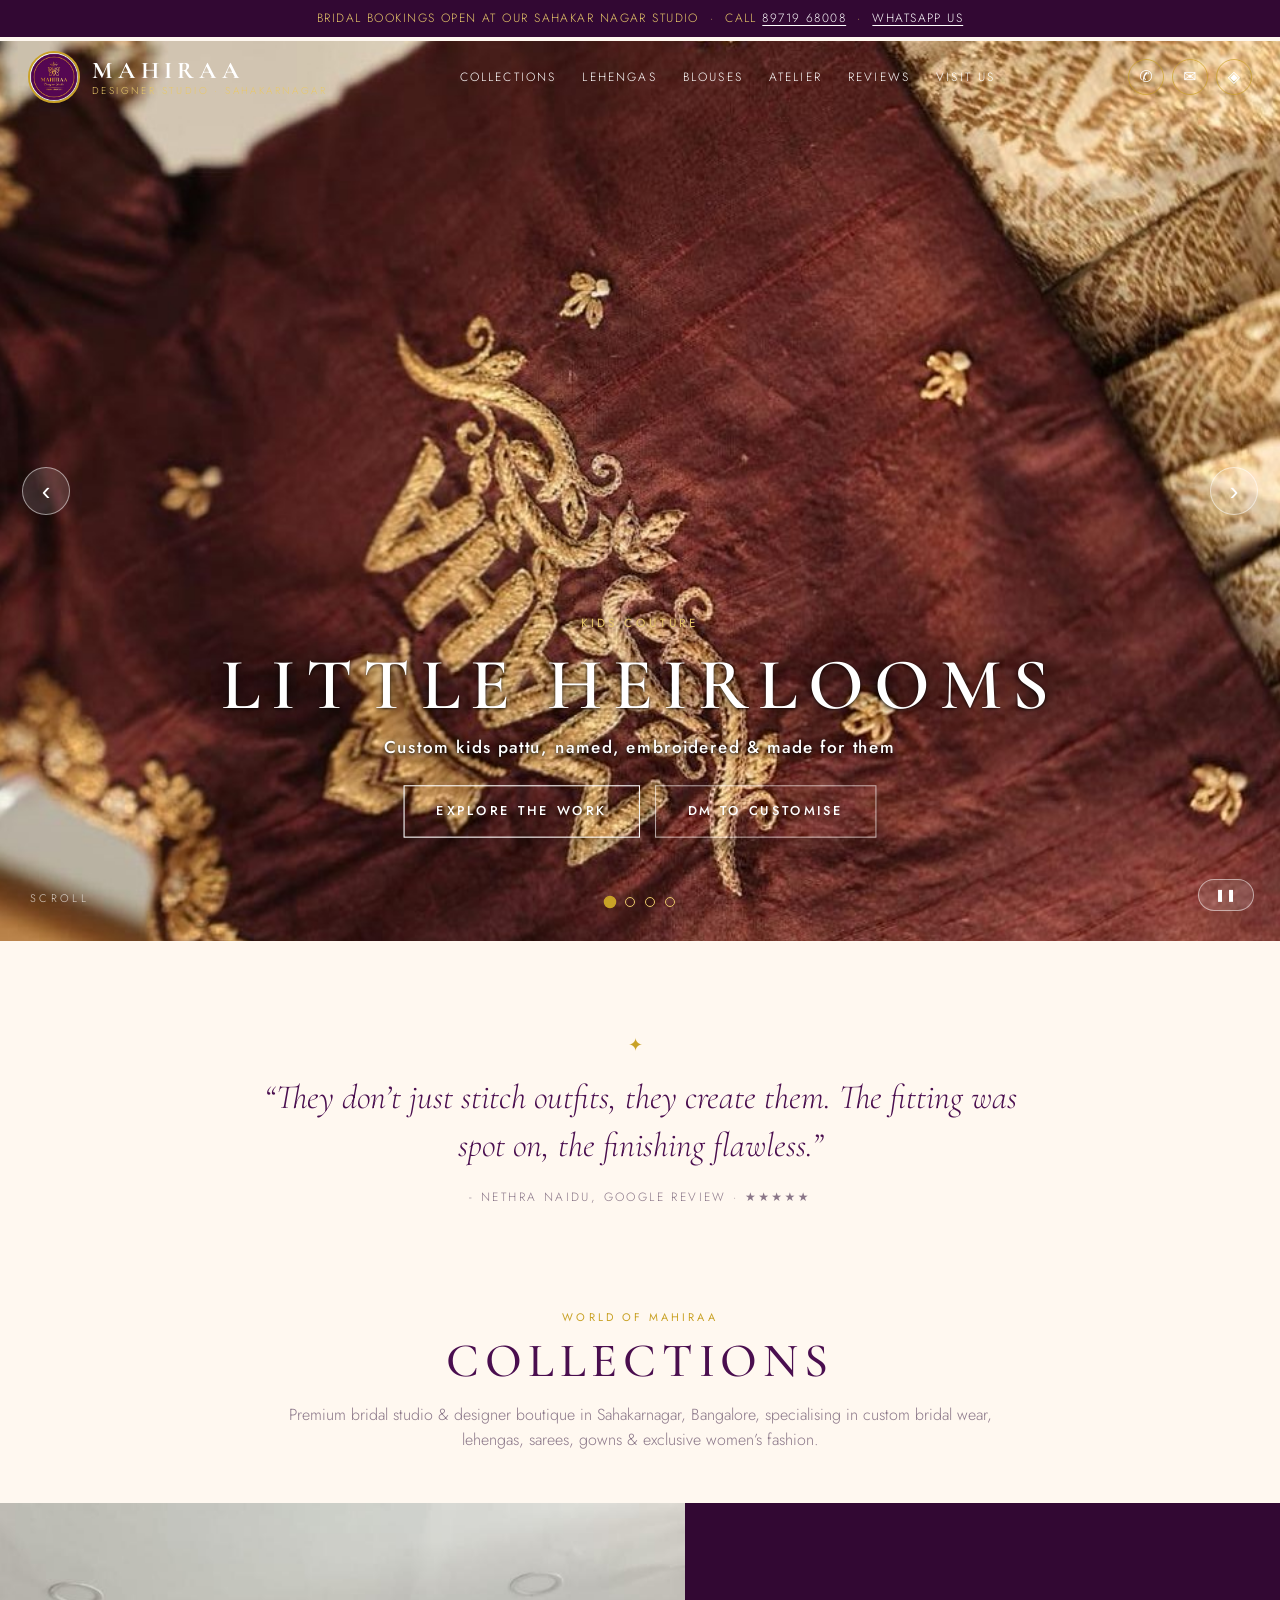
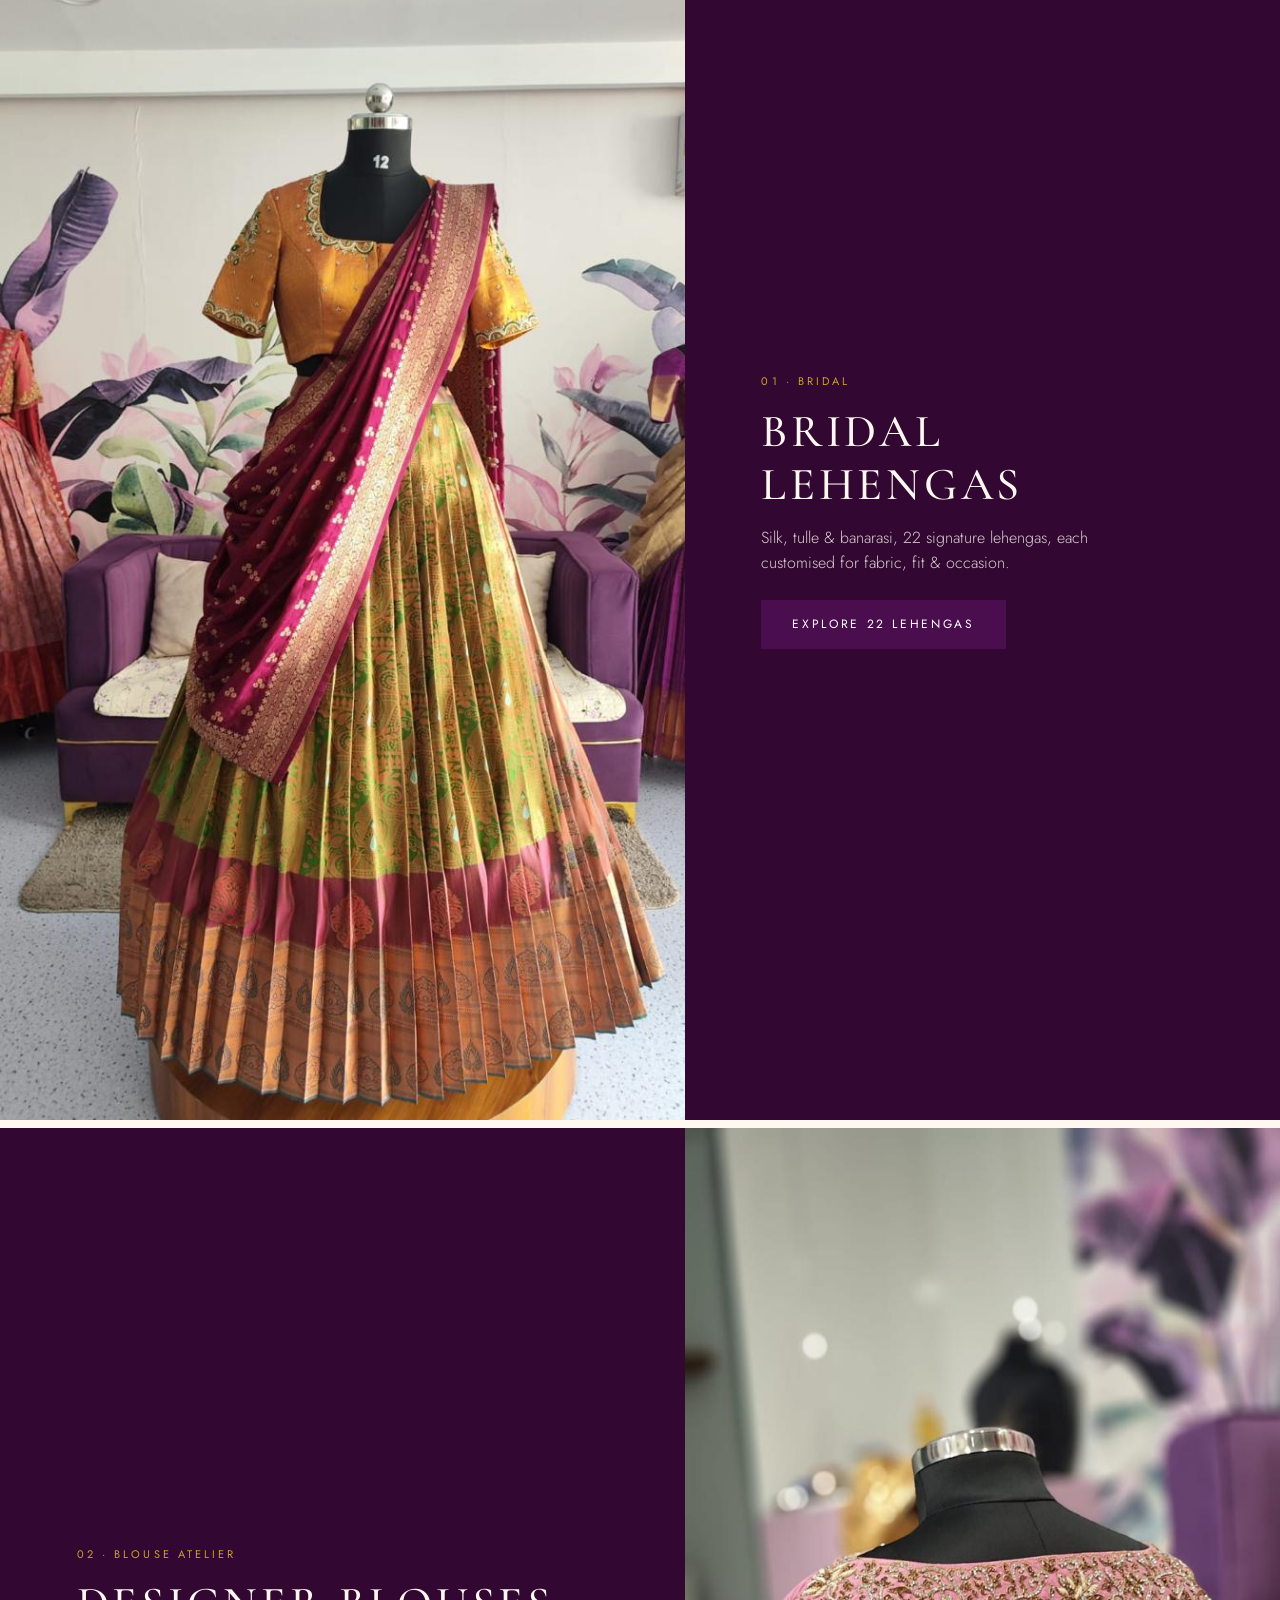
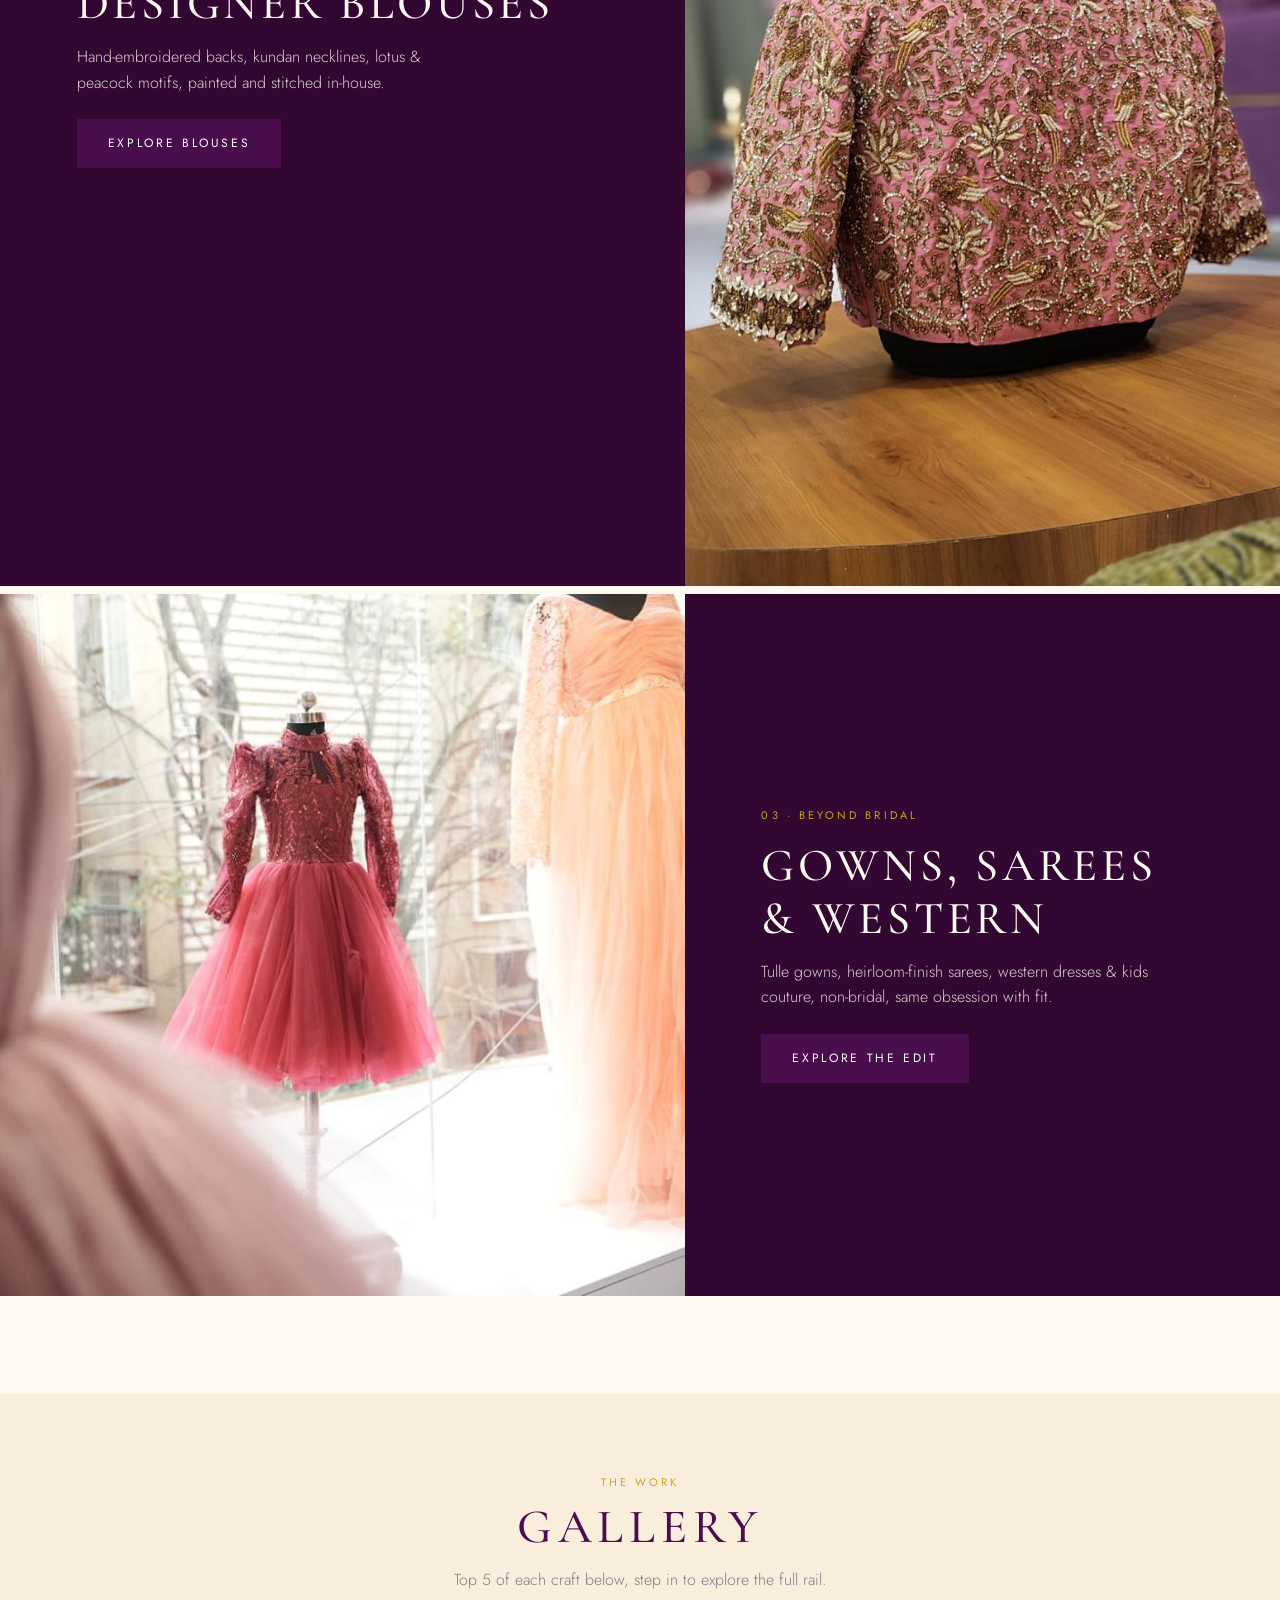
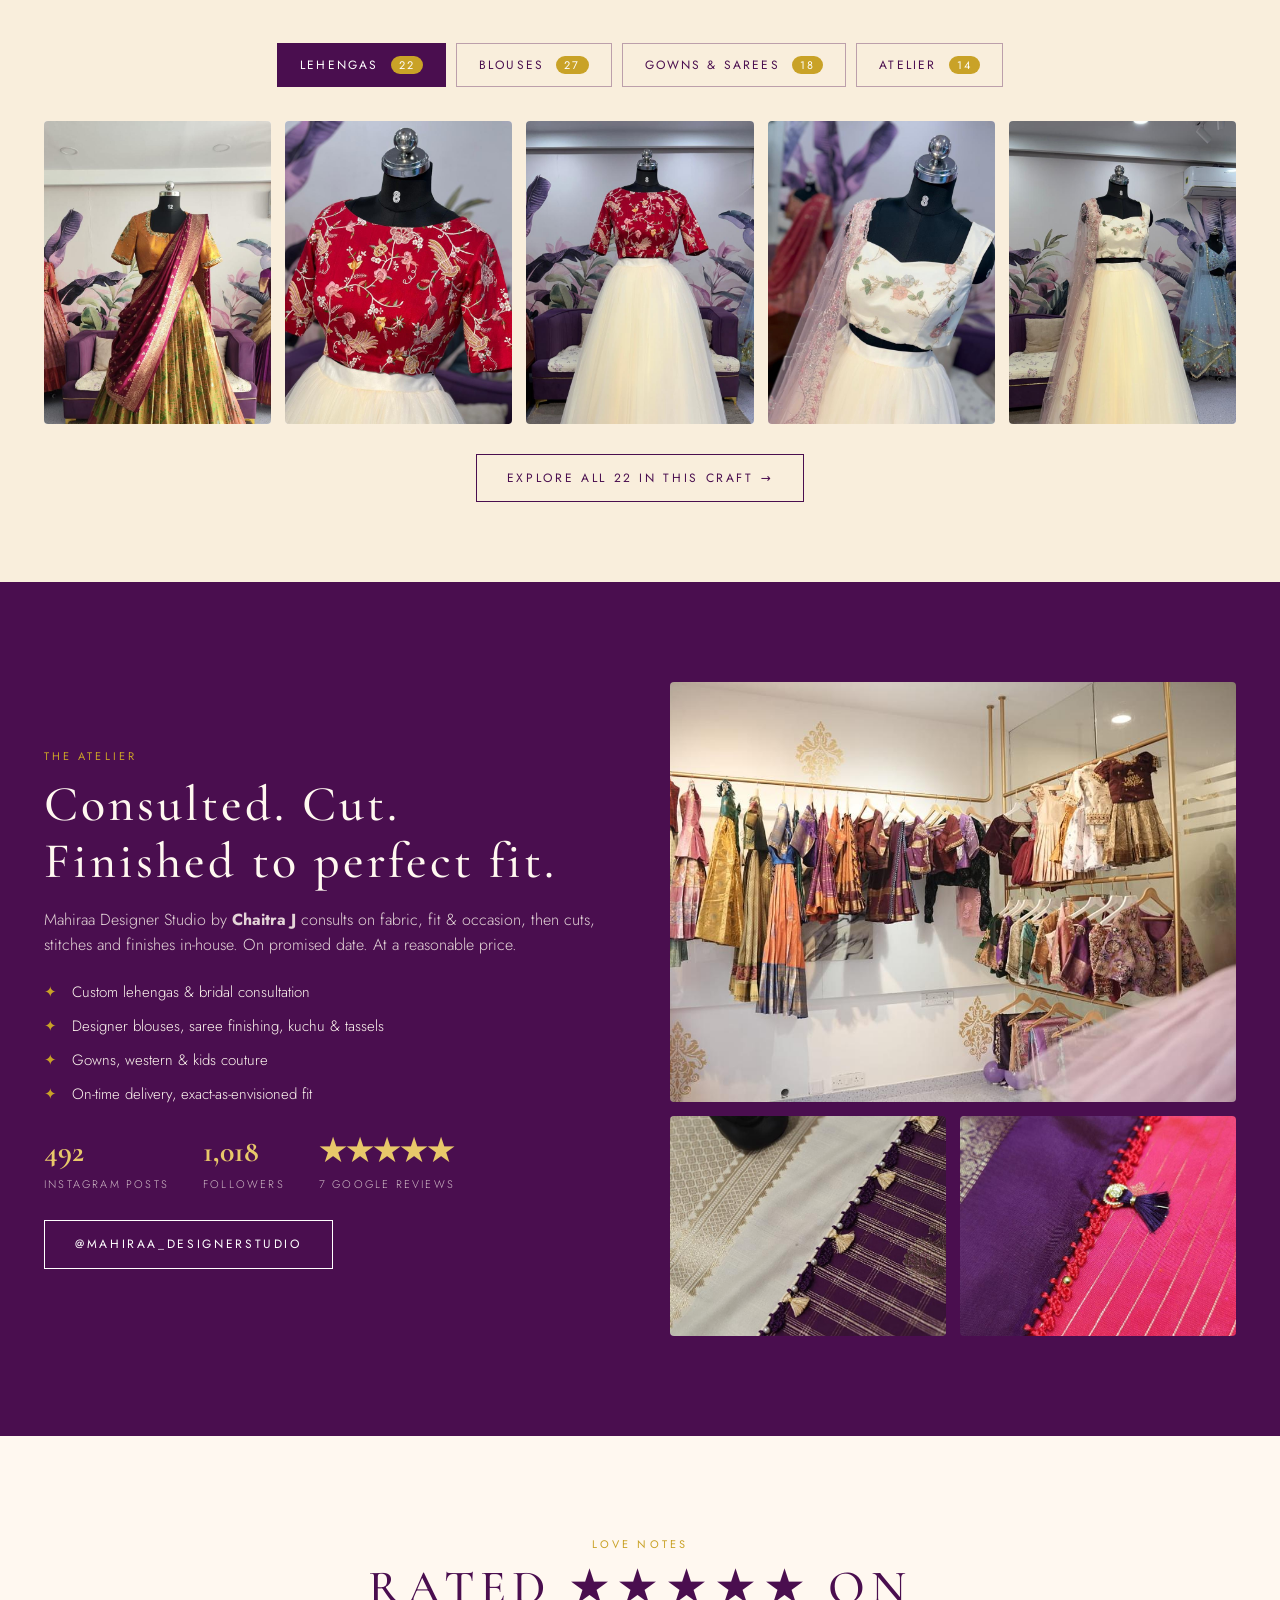
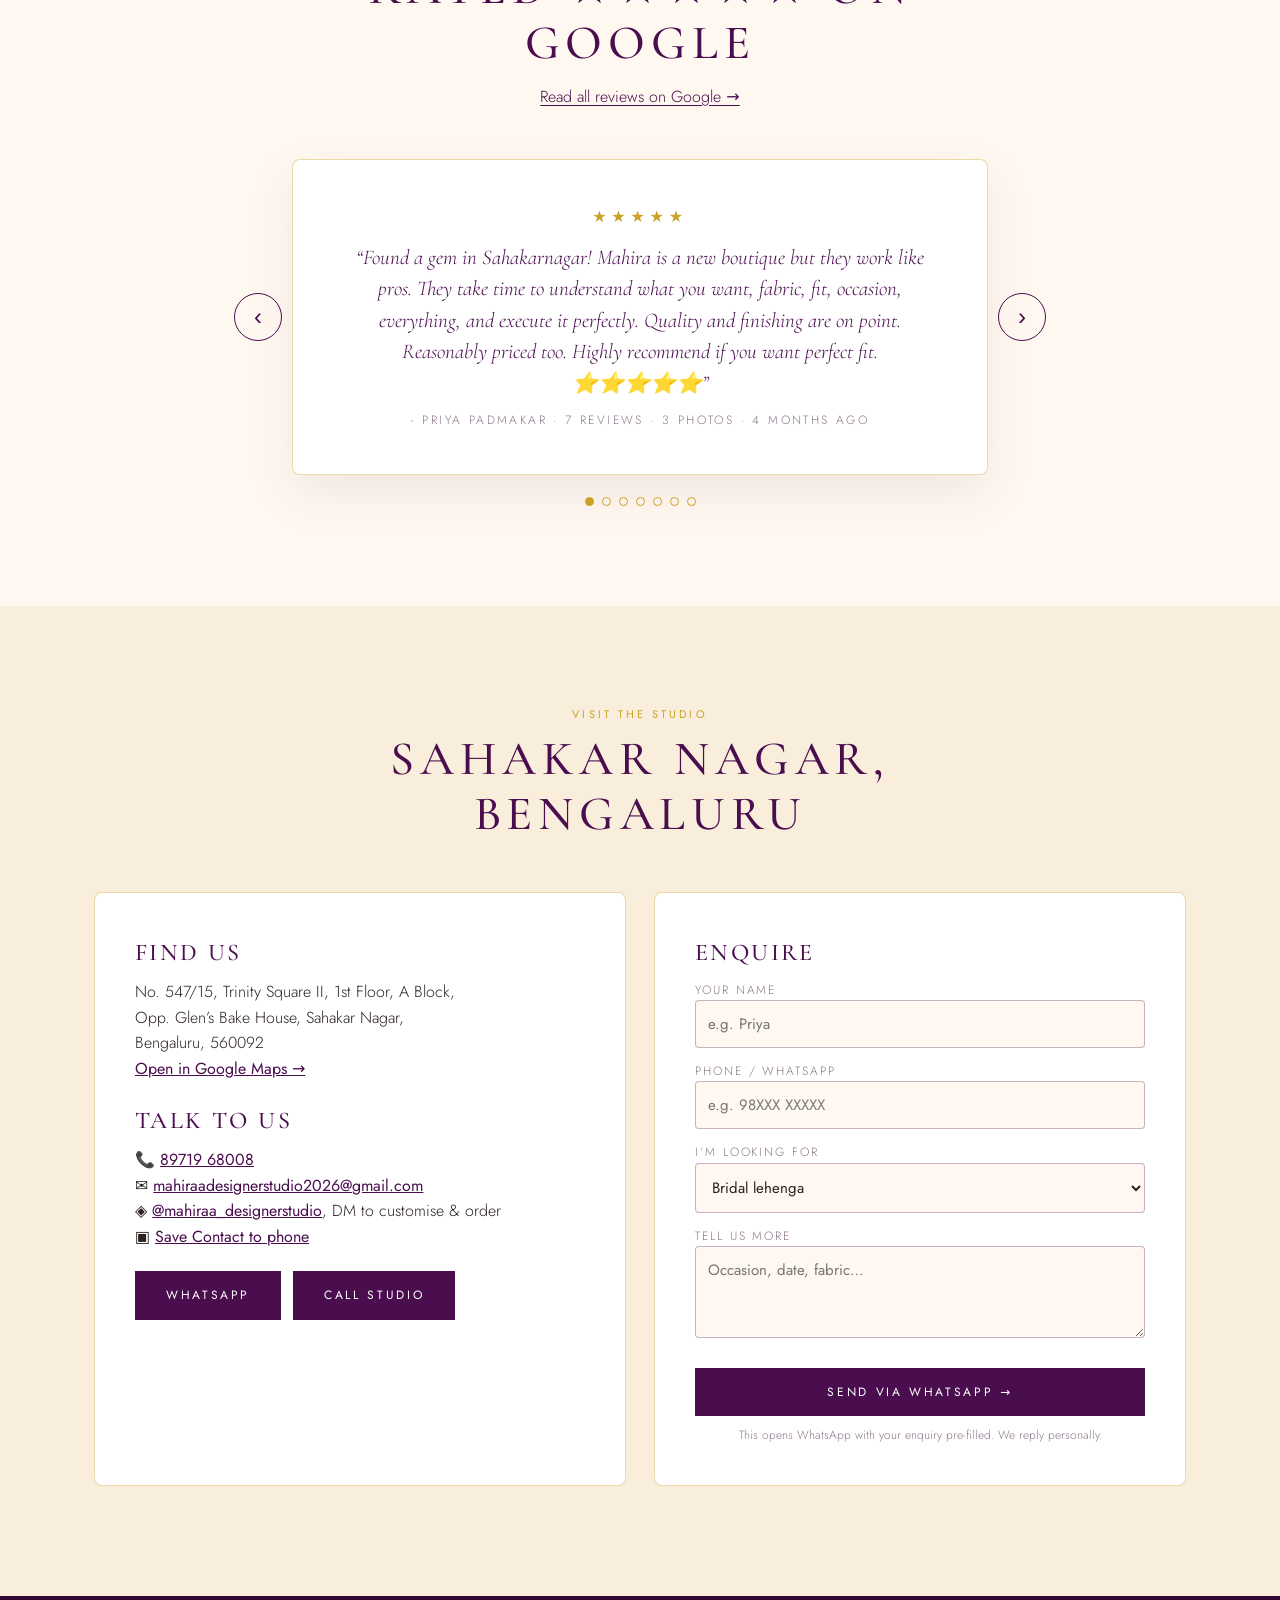
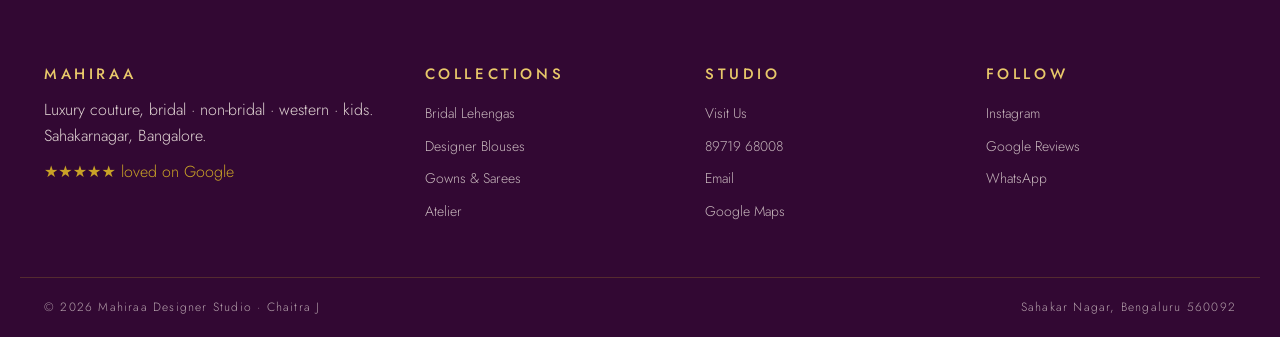
<file: mahiraa-site/index.html>
<!DOCTYPE html>
<html lang="en">

<head>
  <meta charset="UTF-8">
  <meta name="viewport" content="width=device-width, initial-scale=1.0">
  <!-- TODO: replace https://mahiraadesignerstudio.in/ with your final live domain in canonical, OG/Twitter URLs, JSON-LD and sitemap.xml/robots.txt -->
  <title>Mahiraa Designer Studio | Bridal Boutique in Sahakar Nagar, Bengaluru – Lehengas, Blouses, Sarees & Gowns
  </title>
  <meta name="description"
    content="Mahiraa Designer Studio by Chaitra J – 5★ rated bridal boutique in Sahakar Nagar, Bengaluru. Custom bridal lehengas, designer blouses, sarees, gowns & kids couture with perfect fit & on-time delivery. Call 89719 68008.">
  <meta name="keywords"
    content="bridal boutique Bangalore, designer boutique Sahakar Nagar, bridal lehengas Bengaluru, designer blouses Bangalore, custom saree stitching, Mahiraa Designer Studio, Chaitra J boutique, wedding gowns Bangalore, kids couture">
  <meta name="author" content="Mahiraa Designer Studio – Chaitra J">
  <meta name="robots" content="index, follow, max-image-preview:large, max-snippet:-1">
  <meta name="theme-color" content="#2b1420">
  <meta name="geo.region" content="IN-KA">
  <meta name="geo.placename" content="Sahakar Nagar, Bengaluru">
  <meta name="geo.position" content="13.0627;77.5784">
  <meta name="ICBM" content="13.0627, 77.5784">
  <link rel="canonical" href="https://mahiraa-ds-mahiraa-site.vercel.app/">
  <!-- Favicon / app icons -->
  <link rel="icon" type="image/jpeg" href="images/Mahiraa-Designer-Studio-1-e1784632328247.jpeg">
  <link rel="apple-touch-icon" href="images/Mahiraa-Designer-Studio-1-e1784632328247.jpeg">
  <link rel="manifest" href="site.webmanifest">
  <!-- Open Graph (Facebook, WhatsApp, LinkedIn) -->
  <meta property="og:type" content="website">
  <meta property="og:site_name" content="Mahiraa Designer Studio">
  <meta property="og:title" content="Mahiraa Designer Studio | Bridal & Luxury Couture in Sahakar Nagar, Bengaluru">
  <meta property="og:description"
    content="Custom bridal lehengas, hand-embroidered blouses, sarees, gowns & kids couture. 5★ rated on Google. Consulted. Cut. Finished to perfect fit.">
  <meta property="og:url" content="https://mahiraa-ds-mahiraa-site.vercel.app/">
  <meta property="og:image" content="https://mahiraa-ds-mahiraa-site.vercel.app/images/hero-17.jpeg">
  <meta property="og:image:alt" content="Custom kids pattu couture at Mahiraa Designer Studio Bengaluru">
  <meta property="og:locale" content="en_IN">
  <!-- Twitter Card -->
  <meta name="twitter:card" content="summary_large_image">
  <meta name="twitter:title" content="Mahiraa Designer Studio | Bridal Boutique – Sahakar Nagar, Bengaluru">
  <meta name="twitter:description"
    content="22 lehengas · 27 blouses · 18 gowns & sarees. Custom fit, on-time delivery. DM on WhatsApp 89719 68008.">
  <meta name="twitter:image" content="https://mahiraa-ds-mahiraa-site.vercel.app/images/hero-17.jpeg">
  <meta name="twitter:image:alt" content="Mahiraa Designer Studio bridal couture">
  <!-- AI crawlers: explicitly allowed (see robots.txt + llms.txt). No noai/nocrawl directives. -->
  <link rel="preconnect" href="https://fonts.googleapis.com">
  <link rel="preconnect" href="https://fonts.gstatic.com" crossorigin>
  <link
    href="https://fonts.googleapis.com/css2?family=Cormorant+Garamond:ital,wght@0,400;0,500;0,600;1,400;1,500&family=Jost:wght@300;400;500&display=swap"
    rel="stylesheet">
  <link rel="preload" as="image" href="images/hero-17.jpeg" fetchpriority="high">
  <link rel="stylesheet" href="css/style.css">
  <!-- Structured data: LocalBusiness + WebSite for Google / Bing / AI answer engines -->
  <script type="application/ld+json">
{
  "@context": "https://schema.org",
  "@graph": [
    {
      "@type": "ClothingStore",
      "@id": "https://mahiraa-ds-mahiraa-site.vercel.app/#store",
      "name": "Mahiraa Designer Studio",
      "founder": { "@type": "Person", "name": "Chaitra J" },
      "description": "Premium bridal studio & designer boutique in Sahakar Nagar, Bengaluru. Custom bridal lehengas, designer blouses, sarees, gowns, western & kids couture.",
      "url": "https://mahiraa-ds-mahiraa-site.vercel.app/",
      "image": "https://mahiraa-ds-mahiraa-site.vercel.app/images/hero-17.jpeg",
      "telephone": "+918971968008",
      "email": "mahiraadesignerstudio2026@gmail.com",
      "priceRange": "₹₹",
      "currenciesAccepted": "INR",
      "address": {
        "@type": "PostalAddress",
        "streetAddress": "No. 547/15, Trinity Square II, 1st Floor, A Block, Opp. Glen's Bake House, Sahakar Nagar",
        "addressLocality": "Bengaluru",
        "addressRegion": "Karnataka",
        "postalCode": "560092",
        "addressCountry": "IN"
      },
      "geo": { "@type": "GeoCoordinates", "latitude": 13.0627, "longitude": 77.5784 },
      "hasMap": "https://maps.app.goo.gl/YAppNZ5yAiwz6UNJ9",
      "openingHoursSpecification": {
        "@type": "OpeningHoursSpecification",
        "dayOfWeek": ["Monday","Tuesday","Wednesday","Thursday","Friday","Saturday","Sunday"],
        "opens": "10:00",
        "closes": "20:00"
      },
      "sameAs": [
        "https://www.instagram.com/mahiraa_designerstudio",
        "https://www.google.com/search?q=Mahiraa+Designer+Studio+Reviews"
      ],
      "aggregateRating": { "@type": "AggregateRating", "ratingValue": "5", "reviewCount": "7" }
    },
    {
      "@type": "WebSite",
      "@id": "https://mahiraa-ds-mahiraa-site.vercel.app/#website",
      "url": "https://mahiraa-ds-mahiraa-site.vercel.app/",
      "name": "Mahiraa Designer Studio",
      "inLanguage": "en-IN",
      "publisher": { "@id": "https://mahiraa-ds-mahiraa-site.vercel.app/#store" }
    }
  ]
}
</script>
</head>

<body>

  <!-- Announcement bar -->
  <div class="announce">Bridal bookings open at our Sahakar Nagar studio &nbsp;·&nbsp; Call <a
      href="tel:+918971968008">89719 68008</a> &nbsp;·&nbsp; <a href="https://wa.me/+918971968008" target="_blank"
      rel="noopener">WhatsApp us</a></div>

  <!-- Header (transparent over hero → solid ivory on scroll, Sabyasachi-style) -->
  <header class="site-header" id="siteHeader">
    <div class="header-inner">
      <button class="hamburger" id="hamburger" aria-label="Open menu"><span></span><span></span><span></span></button>
      <a class="brand" href="#top">
        <img src="images/Mahiraa-Designer-Studio-1-e1784632328247.jpeg" alt="Mahiraa Designer Studio logo">
        <span class="brand-text"><strong>MAHIRAA</strong><em>Designer Studio · Sahakarnagar</em></span>
      </a>
      <nav class="main-nav" id="mainNav" aria-label="Primary">
        <a href="#collections">Collections</a>
        <a href="#gallery">Lehengas</a>
        <a href="#gallery" data-tab="blouses">Blouses</a>
        <a href="#atelier">Atelier</a>
        <a href="#reviews">Reviews</a>
        <a href="#visit">Visit Us</a>
      </nav>
      <div class="header-actions">
        <a class="icon-btn" href="tel:+918971968008" aria-label="Call">✆</a>
        <a class="icon-btn" href="https://wa.me/+918971968008" target="_blank" rel="noopener"
          aria-label="WhatsApp">✉</a>
        <a class="icon-btn" href="https://www.instagram.com/mahiraa_designerstudio" target="_blank" rel="noopener"
          aria-label="Instagram">◈</a>
      </div>
    </div>
  </header>
  <!-- Mobile drawer -->
  <div class="drawer" id="drawer">
    <button class="drawer-close" id="drawerClose" aria-label="Close menu">×</button>
    <a href="#collections">Collections</a>
    <a href="#gallery">Lehengas</a>
    <a href="#gallery" data-tab="blouses">Blouses</a>
    <a href="#atelier">Atelier</a>
    <a href="#reviews">Reviews</a>
    <a href="#visit">Visit Us</a>
    <a class="drawer-cta" href="https://wa.me/+918971968008" target="_blank" rel="noopener">WhatsApp the Studio</a>
  </div>

  <main id="top">

    <!-- HERO : automatic slideshow (in place of video) -->
    <section class="hero" id="hero">
      <div class="hero-slides" id="heroSlides">
        <div class="hero-slide active" style="background-image:url('images/hero-17.jpeg')">
          <div class="hero-caption">
            <p class="kicker">Kids Couture</p>
            <h1>Little Heirlooms</h1>
            <p class="sub">Custom kids pattu, named, embroidered &amp; made for them</p>
            <div class="hero-ctas"><a class="btn btn-light" href="#gallery">Explore the Work</a><a
                class="btn btn-outline" href="https://wa.me/+918971968008" target="_blank" rel="noopener">DM to
                Customise</a></div>
          </div>
        </div>
        <div class="hero-slide" style="background-image:url('images/f455946e-938e-4c9f-a157-270ada1951e3.png')">
          <div class="hero-caption">
            <p class="kicker">Blouse Atelier</p>
            <h2>Kolam in Gold</h2>
            <p class="sub">Maroon silk, hand-drawn kolam embroidery, zari cuffs</p>
            <div class="hero-ctas"><a class="btn btn-light" href="#gallery" data-tab="blouses">Explore Blouses</a><a
                class="btn btn-outline" href="https://wa.me/+918971968008" target="_blank" rel="noopener">DM to
                Customise</a></div>
          </div>
        </div>
        <div class="hero-slide" style="background-image:url('images/Pink Embroidered Blouse on Mannequin.png')">
          <div class="hero-caption">
            <p class="kicker">Bridal Blouses</p>
            <h2>Worn Like Jewellery</h2>
            <p class="sub">Heavily hand-embroidered backs, stone-finished edges</p>
            <div class="hero-ctas"><a class="btn btn-light" href="#gallery" data-tab="blouses">Explore Blouses</a><a
                class="btn btn-outline" href="#reviews">Read Reviews</a></div>
          </div>
        </div>
        <div class="hero-slide" style="background-image:url('images/lehenga-21.jpeg')">
          <div class="hero-caption">
            <p class="kicker">The Studio Rail</p>
            <h2>Come, Try the Colours</h2>
            <p class="sub">Festive lehengas, gowns &amp; blouses, waiting on the rail</p>
            <div class="hero-ctas"><a class="btn btn-light" href="#visit">Book a Trial</a><a class="btn btn-outline"
                href="https://www.instagram.com/mahiraa_designerstudio" target="_blank" rel="noopener">Instagram · 492
                posts</a></div>
          </div>
        </div>
      </div>
      <button class="hero-arrow prev" id="heroPrev" aria-label="Previous">‹</button>
      <button class="hero-arrow next" id="heroNext" aria-label="Next">›</button>
      <div class="hero-dots" id="heroDots"></div>
      <button class="hero-pause" id="heroPause" aria-label="Pause slideshow">❚❚</button>
      <div class="hero-scroll">Scroll</div>
    </section>

    <!-- Quote interlude -->
    <section class="quote reveal">
      <p class="gold-rule">✦</p>
      <blockquote>“They don’t just stitch outfits, they create them. The fitting was spot on, the finishing flawless.”
      </blockquote>
      <cite>- Nethra Naidu, Google Review · ★★★★★</cite>
    </section>

    <!-- COLLECTIONS : full-bleed stacked blocks -->
    <section class="collections" id="collections">
      <div class="section-head reveal">
        <p class="kicker gold">World of Mahiraa</p>
        <h2>Collections</h2>
        <p class="lede">Premium bridal studio &amp; designer boutique in Sahakarnagar, Bangalore, specialising in custom
          bridal wear, lehengas, sarees, gowns &amp; exclusive women’s fashion.</p>
      </div>

      <article class="coll-block reveal">
        <div class="coll-img"><img src="images/lehenga-1.jpeg"
            alt="Custom bridal lehenga in silk – Bridal Lehengas collection at Mahiraa Designer Studio Bengaluru"
            loading="lazy"></div>
        <div class="coll-text">
          <p class="kicker gold">01 · Bridal</p>
          <h3>Bridal Lehengas</h3>
          <p>Silk, tulle &amp; banarasi, 22 signature lehengas, each customised for fabric, fit &amp; occasion.</p><a
            class="btn btn-dark" href="#gallery" data-tab="lehengas">Explore 22 Lehengas</a>
        </div>
      </article>

      <article class="coll-block flip reveal">
        <div class="coll-img"><img src="images/Mahiraa-Designer-Studio-40.jpeg"
            alt="Hand-embroidered designer blouse with kundan neckline – Blouse Atelier Sahakar Nagar" loading="lazy">
        </div>
        <div class="coll-text">
          <p class="kicker gold">02 · Blouse Atelier</p>
          <h3>Designer Blouses</h3>
          <p>Hand-embroidered backs, kundan necklines, lotus &amp; peacock motifs, painted and stitched in-house.</p><a
            class="btn btn-dark" href="#gallery" data-tab="blouses">Explore Blouses</a>
        </div>
      </article>

      <article class="coll-block reveal">
        <div class="coll-img"><img src="images/Mahiraa-Designer-Studio-10.jpeg"
            alt="Tulle gown and heirloom-finish saree – Gowns Sarees and Western wear in Bengaluru boutique"
            loading="lazy"></div>
        <div class="coll-text">
          <p class="kicker gold">03 · Beyond Bridal</p>
          <h3>Gowns, Sarees &amp; Western</h3>
          <p>Tulle gowns, heirloom-finish sarees, western dresses &amp; kids couture, non-bridal, same obsession with
            fit.</p><a class="btn btn-dark" href="#gallery" data-tab="gowns">Explore the Edit</a>
        </div>
      </article>
    </section>

    <!-- GALLERY with category tabs + lightbox -->
    <section class="gallery" id="gallery">
      <div class="section-head reveal">
        <p class="kicker gold">The Work</p>
        <h2>Gallery</h2>
        <p class="lede">Top 5 of each craft below, step in to explore the full rail.</p>
      </div>
      <div class="tabs reveal" id="tabs">
        <button class="tab active" data-cat="lehengas">Lehengas <span>22</span></button>
        <button class="tab" data-cat="blouses">Blouses <span>27</span></button>
        <button class="tab" data-cat="gowns">Gowns &amp; Sarees <span>18</span></button>
        <button class="tab" data-cat="atelier">Atelier <span>14</span></button>
      </div>
      <div class="grid" id="grid"></div>
      <div class="grid-more reveal"><button class="btn btn-outline-dark" id="exploreMore">Explore more in this craft
          →</button></div>
    </section>

    <!-- ATELIER -->
    <section class="atelier" id="atelier">
      <div class="atelier-inner">
        <div class="atelier-text reveal">
          <p class="kicker gold">The Atelier</p>
          <h2>Consulted. Cut.<br>Finished to perfect fit.</h2>
          <p>Mahiraa Designer Studio by <strong>Chaitra J</strong> consults on fabric, fit &amp; occasion, then cuts,
            stitches and finishes in-house. On promised date. At a reasonable price.</p>
          <ul class="ticks">
            <li>Custom lehengas &amp; bridal consultation</li>
            <li>Designer blouses, saree finishing, kuchu &amp; tassels</li>
            <li>Gowns, western &amp; kids couture</li>
            <li>On-time delivery, exact-as-envisioned fit</li>
          </ul>
          <div class="stats">
            <div><strong>492</strong><span>Instagram posts</span></div>
            <div><strong>1,018</strong><span>Followers</span></div>
            <div><strong>★★★★★</strong><span>7 Google reviews</span></div>
          </div>
          <a class="btn btn-light" href="https://www.instagram.com/mahiraa_designerstudio" target="_blank"
            rel="noopener">@mahiraa_designerstudio</a>
        </div>
        <div class="atelier-imgs reveal">
          <img src="images/Mahiraa-Designer-Studio-25.jpeg"
            alt="Inside Mahiraa Designer Studio bridal boutique rail – Sahakar Nagar Bengaluru" loading="lazy">
          <div class="atelier-pair">
            <img src="images/Mahiraa-Designer-Studio-3.jpeg" alt="Hand-finished saree tassel detailing by Chaitra J"
              loading="lazy">
            <img src="images/Mahiraa-Designer-Studio-12.jpeg"
              alt="Saree edge finishing and kuchu work at Mahiraa atelier" loading="lazy">
          </div>
        </div>
      </div>
    </section>

    <!-- REVIEWS -->
    <section class="reviews" id="reviews">
      <div class="section-head reveal">
        <p class="kicker gold">Love Notes</p>
        <h2>Rated ★★★★★ on Google</h2>
        <p class="lede"><a href="https://www.google.com/search?q=Mahiraa+Designer+Studio+Reviews" target="_blank"
            rel="noopener">Read all reviews on Google →</a></p>
      </div>
      <div class="review-stage reveal">
        <button class="rev-arrow" id="revPrev" aria-label="Previous review">‹</button>
        <div class="review-card" id="reviewCard"></div>
        <button class="rev-arrow" id="revNext" aria-label="Next review">›</button>
      </div>
      <div class="rev-dots" id="revDots"></div>
    </section>

    <!-- VISIT -->
    <section class="visit" id="visit">
      <div class="section-head reveal">
        <p class="kicker gold">Visit the Studio</p>
        <h2>Sahakar Nagar, Bengaluru</h2>
      </div>
      <div class="visit-grid">
        <div class="visit-card reveal">
          <h3>Find us</h3>
          <p>No. 547/15, Trinity Square II, 1st Floor, A Block,<br>Opp. Glen’s Bake House, Sahakar Nagar,<br>Bengaluru,
            560092</p>
          <p><a href="https://maps.app.goo.gl/YAppNZ5yAiwz6UNJ9" target="_blank" rel="noopener">Open in Google Maps
              →</a></p>
          <h3>Talk to us</h3>
          <p>📞 <a href="tel:+918971968008">89719 68008</a><br>✉ <a
              href="mailto:mahiraadesignerstudio2026@gmail.com">mahiraadesignerstudio2026@gmail.com</a><br>◈ <a
              href="https://www.instagram.com/mahiraa_designerstudio" target="_blank"
              rel="noopener">@mahiraa_designerstudio</a>, DM to customise &amp; order<br>▣ <a
              href="https://vcard.link/card/Ixz9.vcf" target="_blank" rel="noopener">Save Contact to phone</a></p>
          <div class="visit-ctas"><a class="btn btn-dark" href="https://wa.me/+918971968008" target="_blank"
              rel="noopener">WhatsApp</a><a class="btn btn-dark" href="tel:+918971968008">Call Studio</a></div>
        </div>
        <form class="visit-form reveal" id="enquiryForm">
          <h3>Enquire</h3>
          <label>Your name<input required name="name" placeholder="e.g. Priya"></label>
          <label>Phone / WhatsApp<input required name="phone" placeholder="e.g. 98XXX XXXXX"></label>
          <label>I’m looking for<select name="need">
              <option>Bridal lehenga</option>
              <option>Designer blouse</option>
              <option>Saree / gown</option>
              <option>Western / kids</option>
              <option>Something else</option>
            </select></label>
          <label>Tell us more<textarea name="msg" rows="3" placeholder="Occasion, date, fabric…"></textarea></label>
          <button class="btn btn-dark" type="submit">Send via WhatsApp →</button>
          <p class="form-note">This opens WhatsApp with your enquiry pre-filled. We reply personally.</p>
        </form>
      </div>
    </section>

  </main>

  <!-- Lightbox -->
  <div class="lightbox" id="lightbox"><button class="lb-close" id="lbClose">×</button><button class="lb-arrow left"
      id="lbPrev">‹</button><img id="lbImg" alt="Gallery image enlarged"><button class="lb-arrow right"
      id="lbNext">›</button>
    <p class="lb-count" id="lbCount"></p>
  </div>

  <!-- Footer -->
  <footer class="footer">
    <div class="footer-grid">
      <div>
        <h4>Mahiraa</h4>
        <p>Luxury couture, bridal · non-bridal · western · kids.<br>Sahakarnagar, Bangalore.</p>
        <p class="foot-rating">★★★★★ loved on Google</p>
      </div>
      <div>
        <h4>Collections</h4><a href="#gallery" data-tab="lehengas">Bridal Lehengas</a><a href="#gallery"
          data-tab="blouses">Designer Blouses</a><a href="#gallery" data-tab="gowns">Gowns &amp; Sarees</a><a
          href="#atelier">Atelier</a>
      </div>
      <div>
        <h4>Studio</h4><a href="#visit">Visit Us</a><a href="tel:+918971968008">89719 68008</a><a
          href="mailto:mahiraadesignerstudio2026@gmail.com">Email</a><a href="https://maps.app.goo.gl/YAppNZ5yAiwz6UNJ9"
          target="_blank" rel="noopener">Google Maps</a>
      </div>
      <div>
        <h4>Follow</h4><a href="https://www.instagram.com/mahiraa_designerstudio" target="_blank"
          rel="noopener">Instagram</a><a href="https://www.google.com/search?q=Mahiraa+Designer+Studio+Reviews"
          target="_blank" rel="noopener">Google Reviews</a><a href="https://wa.me/+918971968008" target="_blank"
          rel="noopener">WhatsApp</a>
      </div>
    </div>
    <div class="footer-bottom"><span>© <span id="year"></span> Mahiraa Designer Studio · Chaitra J</span><span>Sahakar
        Nagar, Bengaluru 560092</span></div>
  </footer>

  <script src="js/main.js"></script>
</body>

</html>
</file>
<file: mahiraa-site/css/style.css>
/* Mahiraa Designer Studio - Sabyasachi-inspired, plum & gold theme */
:root{
  --plum:#4A0E4F; --plum-dark:#320833; --plum-soft:#6B1E70;
  --gold:#C9A227; --champagne:#E8C86A;
  --ivory:#FFF8F0; --cream:#F9EEDC; --ink:#2B2320; --muted:#8A7688;
  --serif:'Cormorant Garamond',Georgia,serif; --sans:'Jost',system-ui,sans-serif;
}
*{margin:0;padding:0;box-sizing:border-box}
html{scroll-behavior:smooth}
body{font-family:var(--sans);background:var(--ivory);color:var(--ink);font-weight:300;line-height:1.6;-webkit-font-smoothing:antialiased}
img{max-width:100%;display:block}
a{color:inherit}
h1,h2,h3,h4{font-family:var(--serif);font-weight:500;line-height:1.15}
.kicker{font-size:11px;letter-spacing:.28em;text-transform:uppercase;font-weight:400}
.kicker.gold{color:var(--gold)}
.gold-rule{color:var(--gold);letter-spacing:.5em;font-size:18px}

/* Announcement */
.announce{background:var(--plum-dark);color:var(--champagne);text-align:center;font-size:12px;letter-spacing:.12em;padding:9px 12px;text-transform:uppercase}
.announce a{color:#fff;text-decoration:underline;text-underline-offset:3px}
.announce a:hover{color:var(--champagne)}

/* Header - transparent over hero, solid ivory on scroll */
.site-header{position:sticky;top:0;z-index:50;transition:background .4s ease,box-shadow .4s ease;background:transparent;margin-top:-0px}
.site-header .header-inner{max-width:1280px;margin:0 auto;display:flex;align-items:center;justify-content:space-between;gap:16px;padding:14px 28px}
.site-header.solid{background:rgba(255,248,240,.96);backdrop-filter:blur(8px);box-shadow:0 1px 0 rgba(74,14,79,.12)}
.hero + *{}
#top .hero{margin-top:-76px}
.brand{display:flex;align-items:center;gap:12px;text-decoration:none}
.brand img{width:52px;height:52px;object-fit:cover;border-radius:50%;border:2px solid var(--gold)}
.brand-text{display:flex;flex-direction:column;line-height:1.1}
.brand-text strong{font-family:var(--serif);font-size:24px;letter-spacing:.22em;color:#fff;transition:color .4s}
.brand-text em{font-style:normal;font-size:10px;letter-spacing:.24em;text-transform:uppercase;color:var(--champagne)}
.site-header.solid .brand-text strong{color:var(--plum)}
.site-header.solid .brand-text em{color:var(--gold)}
.main-nav{display:flex;gap:26px}
.main-nav a{position:relative;text-decoration:none;font-size:12px;letter-spacing:.18em;text-transform:uppercase;color:#fff;padding:4px 0;transition:color .4s}
.site-header.solid .main-nav a{color:var(--plum)}
.main-nav a::after{content:"";position:absolute;left:0;bottom:0;height:1px;width:100%;background:var(--gold);transform:scaleX(0);transform-origin:left;transition:transform .35s ease}
.main-nav a:hover::after{transform:scaleX(1)}
.header-actions{display:flex;gap:8px}
.icon-btn{width:36px;height:36px;border:1px solid rgba(201,162,39,.7);border-radius:50%;display:grid;place-items:center;text-decoration:none;color:#fff;font-size:16px;transition:all .3s}
.site-header.solid .icon-btn{color:var(--plum)}
.icon-btn:hover{background:var(--gold);border-color:var(--gold);color:#fff!important;transform:translateY(-2px)}
.hamburger{display:none;background:none;border:0;cursor:pointer;flex-direction:column;gap:5px;padding:6px}
.hamburger span{width:24px;height:2px;background:#fff;display:block}
.site-header.solid .hamburger span{background:var(--plum)}

/* Drawer */
.drawer{position:fixed;inset:0 30% 0 0;max-width:340px;background:var(--plum-dark);z-index:100;display:flex;flex-direction:column;gap:6px;padding:70px 32px;transform:translateX(-105%);transition:transform .4s ease}
.drawer.open{transform:none}
.drawer a{color:var(--ivory);text-decoration:none;font-family:var(--serif);font-size:24px;padding:8px 0;border-bottom:1px solid rgba(201,162,39,.25)}
.drawer a:hover{color:var(--champagne)}
.drawer-close{position:absolute;top:14px;right:18px;background:none;border:0;color:var(--champagne);font-size:34px;cursor:pointer}
.drawer-cta{margin-top:18px;border:1px solid var(--gold)!important;text-align:center;font-size:18px!important}

/* Buttons - outline → fill invert on hover */
.btn{display:inline-block;font-size:12px;letter-spacing:.22em;text-transform:uppercase;text-decoration:none;padding:14px 30px;border:1px solid var(--gold);cursor:pointer;transition:all .35s ease;background:transparent;font-family:var(--sans);font-weight:400}
.btn-light{color:#fff;border-color:#fff}
.btn-light:hover{background:#fff;color:var(--plum-dark)}
.btn-outline{color:#fff;border-color:rgba(255,255,255,.6)}
.btn-outline:hover{background:var(--gold);border-color:var(--gold);color:var(--plum-dark)}
.btn-dark{background:var(--plum);border-color:var(--plum);color:#fff}
.btn-dark:hover{background:var(--plum-dark);border-color:var(--gold);transform:translateY(-2px);box-shadow:0 10px 24px rgba(50,8,51,.3)}
.btn-outline-dark{color:var(--plum);border-color:var(--plum)}
.btn-outline-dark:hover{background:var(--plum);color:#fff}

/* HERO slideshow */
.hero{position:relative;height:100svh;min-height:560px;overflow:hidden;background:var(--plum-dark)}
.hero-slides{position:absolute;inset:0}
.hero-slide{position:absolute;inset:0;background-size:cover;background-position:center top;opacity:0;transition:opacity 1.2s ease}
.hero-slide.active{opacity:1}
.hero-slide.active{background-size:cover;animation:kenburns 7s ease forwards}
@keyframes kenburns{from{transform:scale(1)}to{transform:scale(1.07)}}
.hero-caption{position:absolute;left:50%;bottom:14%;transform:translateX(-50%);text-align:center;color:#fff;width:min(880px,92vw);z-index:2;background:none;border:0;padding:0;box-shadow:none}
.hero-caption .kicker{color:var(--champagne);text-shadow:0 1px 8px rgba(0,0,0,.6)}
.hero-caption h1,.hero-caption h2{font-size:clamp(38px,6vw,68px);letter-spacing:.14em;text-transform:uppercase;margin:10px 0 6px;text-shadow:0 2px 18px rgba(0,0,0,.75),0 1px 3px rgba(0,0,0,.8);font-weight:600}
.hero-caption .sub{font-size:16px;font-weight:500;letter-spacing:.08em;opacity:1;margin-bottom:22px;text-shadow:0 1px 10px rgba(0,0,0,.8),0 1px 3px rgba(0,0,0,.85)}
.hero-ctas{display:flex;gap:14px;justify-content:center;flex-wrap:wrap}
.hero-ctas .btn{font-weight:500;text-shadow:0 1px 6px rgba(0,0,0,.55);box-shadow:0 6px 22px rgba(0,0,0,.35)}
.hero-arrow{position:absolute;top:50%;transform:translateY(-50%);z-index:3;background:rgba(255,255,255,.12);border:1px solid rgba(255,255,255,.5);color:#fff;width:48px;height:48px;border-radius:50%;font-size:26px;cursor:pointer;transition:all .3s}
.hero-arrow:hover{background:var(--gold);border-color:var(--gold)}
.hero-arrow.prev{left:22px}.hero-arrow.next{right:22px}
.hero-dots{position:absolute;bottom:34px;left:50%;transform:translateX(-50%);display:flex;gap:10px;z-index:3}
.hero-dots button{width:10px;height:10px;border-radius:50%;border:1px solid var(--champagne);background:transparent;cursor:pointer;padding:0;transition:all .3s}
.hero-dots button.active{background:var(--gold);border-color:var(--gold);transform:scale(1.25)}
.hero-pause{position:absolute;bottom:30px;right:26px;z-index:3;background:rgba(255,255,255,.12);border:1px solid rgba(255,255,255,.5);color:#fff;border-radius:20px;padding:8px 16px;cursor:pointer;font-size:12px;letter-spacing:.1em}
.hero-pause:hover{background:var(--gold);border-color:var(--gold)}
.hero-scroll{position:absolute;bottom:34px;left:30px;z-index:3;color:rgba(255,255,255,.75);font-size:11px;letter-spacing:.3em;text-transform:uppercase}

/* Quote */
.quote{text-align:center;padding:90px 24px 70px;max-width:820px;margin:0 auto}
.quote blockquote{font-family:var(--serif);font-style:italic;font-size:clamp(24px,3.4vw,34px);line-height:1.4;color:var(--plum);margin:14px 0}
.quote cite{font-style:normal;font-size:12px;letter-spacing:.2em;text-transform:uppercase;color:var(--muted)}

/* Section heads */
.section-head{text-align:center;max-width:760px;margin:0 auto 50px;padding:0 24px}
.section-head h2{font-size:clamp(32px,4.6vw,48px);letter-spacing:.12em;text-transform:uppercase;color:var(--plum);margin:8px 0 12px}
.lede{color:var(--muted);font-size:16px}
.lede a{color:var(--plum);text-underline-offset:3px}

/* Collections - full-bleed alternating */
.collections{padding:30px 0 90px}
.coll-block{display:grid;grid-template-columns:1.15fr 1fr;min-height:78vh;margin:0 0 8px;background:var(--plum-dark);color:var(--ivory);overflow:hidden}
.coll-block.flip .coll-img{order:2}
.coll-img{overflow:hidden;min-height:420px}
.coll-img img{width:100%;height:100%;object-fit:cover;object-position:center top;transition:transform 1.2s ease,filter 1.2s ease;min-height:420px}
.coll-block:hover .coll-img img{transform:scale(1.06);filter:brightness(.92)}
.coll-text{display:flex;flex-direction:column;justify-content:center;gap:14px;padding:clamp(30px,6vw,90px)}
.coll-text h3{font-size:clamp(30px,4vw,46px);letter-spacing:.08em;text-transform:uppercase}
.coll-text p{color:rgba(255,248,240,.82);max-width:44ch}
.coll-text .btn{margin-top:10px;align-self:flex-start}

/* Gallery */
.gallery{padding:80px 0;background:var(--cream)}
.tabs{display:flex;gap:10px;justify-content:center;flex-wrap:wrap;padding:0 20px;margin-bottom:34px}
.tab{background:transparent;border:1px solid rgba(74,14,79,.35);color:var(--plum);font-family:var(--sans);font-size:12px;letter-spacing:.18em;text-transform:uppercase;padding:12px 22px;cursor:pointer;transition:all .3s}
.tab span{background:var(--gold);color:#fff;border-radius:12px;font-size:11px;padding:1px 8px;margin-left:6px}
.tab:hover{border-color:var(--gold);transform:translateY(-2px)}
.tab.active{background:var(--plum);border-color:var(--plum);color:#fff}
.grid{max-width:1240px;margin:0 auto;padding:0 24px;display:grid;grid-template-columns:repeat(5,1fr);gap:14px}
.grid figure{position:relative;overflow:hidden;border-radius:4px;cursor:zoom-in;background:#fff;aspect-ratio:3/4}
.grid img{width:100%;height:100%;object-fit:cover;object-position:center top;transition:transform 1s ease}
.grid figure:hover img{transform:scale(1.07)}
.grid figcaption{position:absolute;left:0;right:0;bottom:0;padding:22px 12px 10px;background:linear-gradient(transparent,rgba(50,8,51,.78));color:#fff;font-size:11px;letter-spacing:.16em;text-transform:uppercase;opacity:0;transition:opacity .35s}
.grid figure:hover figcaption{opacity:1}
.grid-more{text-align:center;margin-top:30px}

/* Atelier */
.atelier{background:var(--plum);color:var(--ivory);padding:100px 0}
.atelier-inner{max-width:1240px;margin:0 auto;padding:0 24px;display:grid;grid-template-columns:1fr 1fr;gap:60px;align-items:center}
.atelier-text h2{font-size:clamp(32px,4.4vw,50px);letter-spacing:.06em;margin:10px 0 16px}
.atelier-text p{color:rgba(255,248,240,.85)}
.ticks{list-style:none;margin:22px 0;display:grid;gap:10px}
.ticks li{padding-left:28px;position:relative;font-size:15px}
.ticks li::before{content:"✦";position:absolute;left:0;color:var(--gold)}
.stats{display:flex;gap:34px;margin:8px 0 26px}
.stats div{display:flex;flex-direction:column}
.stats strong{font-family:var(--serif);font-size:30px;color:var(--champagne)}
.stats span{font-size:11px;letter-spacing:.2em;text-transform:uppercase;opacity:.75}
.atelier-imgs img{border-radius:4px}
.atelier-imgs>img{width:100%;height:420px;object-fit:cover;object-position:center top;margin-bottom:14px;transition:transform 1s ease}
.atelier-imgs>img:hover{transform:scale(1.02)}
.atelier-pair{display:grid;grid-template-columns:1fr 1fr;gap:14px}
.atelier-pair img{height:220px;object-fit:cover;width:100%;transition:transform 1s ease}
.atelier-pair img:hover{transform:scale(1.04)}

/* Reviews */
.reviews{padding:100px 0;background:var(--ivory)}
.review-stage{max-width:860px;margin:0 auto;padding:0 24px;display:grid;grid-template-columns:48px 1fr 48px;gap:10px;align-items:center}
.review-card{background:#fff;border:1px solid rgba(201,162,39,.4);border-radius:8px;padding:44px 46px;text-align:center;min-height:280px;display:flex;flex-direction:column;justify-content:center;gap:12px;box-shadow:0 18px 50px rgba(74,14,79,.08)}
.review-card .stars{color:var(--gold);letter-spacing:.3em}
.review-card p{font-family:var(--serif);font-size:21px;font-style:italic;color:var(--plum);line-height:1.5}
.review-card cite{font-style:normal;font-size:12px;letter-spacing:.2em;text-transform:uppercase;color:var(--muted)}
.rev-arrow{width:48px;height:48px;border-radius:50%;border:1px solid var(--plum);background:transparent;color:var(--plum);font-size:24px;cursor:pointer;transition:all .3s}
.rev-arrow:hover{background:var(--plum);color:#fff}
.rev-dots{display:flex;gap:8px;justify-content:center;margin-top:22px}
.rev-dots button{width:9px;height:9px;border-radius:50%;border:1px solid var(--gold);background:transparent;cursor:pointer;padding:0}
.rev-dots button.active{background:var(--gold)}

/* Visit */
.visit{padding:100px 0 110px;background:var(--cream)}
.visit-grid{max-width:1140px;margin:0 auto;padding:0 24px;display:grid;grid-template-columns:1fr 1fr;gap:28px}
.visit-card,.visit-form{background:#fff;border:1px solid rgba(201,162,39,.4);border-radius:8px;padding:40px}
.visit-card h3,.visit-form h3{font-size:24px;letter-spacing:.1em;text-transform:uppercase;color:var(--plum);margin:6px 0 12px}
.visit-card h3:not(:first-child){margin-top:26px}
.visit-card a:not(.btn){color:var(--plum);font-weight:400}
.visit-ctas{display:flex;gap:12px;margin-top:22px;flex-wrap:wrap}
.visit-form label{display:block;font-size:12px;letter-spacing:.16em;text-transform:uppercase;color:var(--muted);margin:14px 0 4px}
.visit-form input,.visit-form select,.visit-form textarea{width:100%;border:1px solid rgba(74,14,79,.3);border-radius:4px;padding:12px;font-family:var(--sans);font-size:15px;background:var(--ivory);color:var(--ink)}
.visit-form input:focus,.visit-form select:focus,.visit-form textarea:focus{outline:2px solid var(--gold);border-color:var(--gold)}
.visit-form button{margin-top:20px;width:100%}
.form-note{font-size:12px;color:var(--muted);margin-top:10px;text-align:center}

/* Lightbox */
.lightbox{position:fixed;inset:0;background:rgba(30,4,31,.94);z-index:200;display:none;align-items:center;justify-content:center}
.lightbox.open{display:flex}
.lightbox img{max-height:86vh;max-width:88vw;border:2px solid var(--gold);border-radius:4px;object-fit:contain}
.lb-close{position:absolute;top:16px;right:24px;background:none;border:0;color:var(--champagne);font-size:44px;cursor:pointer}
.lb-arrow{position:absolute;top:50%;transform:translateY(-50%);background:rgba(255,255,255,.1);border:1px solid var(--gold);color:#fff;width:52px;height:52px;border-radius:50%;font-size:28px;cursor:pointer}
.lb-arrow:hover{background:var(--gold)}
.lb-arrow.left{left:18px}.lb-arrow.right{right:18px}
.lb-count{position:absolute;bottom:20px;color:var(--champagne);letter-spacing:.2em;font-size:13px}

/* Footer */
.footer{background:var(--plum-dark);color:rgba(255,248,240,.85);padding:70px 0 0}
.footer-grid{max-width:1240px;margin:0 auto;padding:0 24px 50px;display:grid;grid-template-columns:1.4fr 1fr 1fr 1fr;gap:30px}
.footer h4{font-size:15px;letter-spacing:.24em;text-transform:uppercase;color:var(--champagne);margin-bottom:14px;font-family:var(--sans);font-weight:500}
.footer a{display:block;text-decoration:none;font-size:14px;padding:5px 0;opacity:.85}
.footer a:hover{color:var(--champagne);opacity:1;padding-left:4px}
.footer a{transition:all .25s}
.foot-rating{color:var(--gold);margin-top:10px}
.footer-bottom{border-top:1px solid rgba(201,162,39,.3);padding:20px 24px;display:flex;justify-content:space-between;gap:10px;flex-wrap:wrap;max-width:1240px;margin:0 auto;font-size:12px;letter-spacing:.1em;opacity:.75}

/* Reveal on scroll */
.reveal{opacity:0;transform:translateY(28px);transition:opacity .8s ease,transform .8s ease}
.reveal.visible{opacity:1;transform:none}

/* Responsive */
@media(max-width:1000px){
  .grid{grid-template-columns:repeat(3,1fr)}
  .coll-block{grid-template-columns:1fr}
  .coll-block.flip .coll-img{order:0}
  .atelier-inner,.visit-grid{grid-template-columns:1fr}
}
@media(max-width:760px){
  .main-nav{display:none}
  .hamburger{display:flex}
  .brand-text em{display:none}
  .announce{font-size:10px;padding:8px 10px}
  .site-header .header-inner{padding:10px 14px;gap:10px}
  .brand img{width:42px;height:42px}
  .brand-text strong{font-size:19px}
  .header-actions{gap:6px}
  .icon-btn{width:32px;height:32px;font-size:14px}
  #top .hero{margin-top:-70px}
  .hero{min-height:520px}
  .hero-caption{bottom:12%}
  .hero-caption .sub{font-size:13px}
  .hero-scroll{display:none}
  .btn{padding:12px 22px;font-size:11px}
  .quote{padding:60px 20px 50px}
  .collections{padding:10px 0 60px}
  .coll-img,.coll-img img{min-height:300px}
  .gallery{padding:60px 0}
  .tab{padding:10px 14px;font-size:11px}
  .grid{grid-template-columns:repeat(2,1fr);gap:10px}
  .atelier{padding:70px 0}
  .atelier-inner{grid-template-columns:1fr;gap:40px}
  .review-stage{grid-template-columns:1fr}
  .rev-arrow{display:none}
  .hero-arrow{display:none}
  .footer-grid{grid-template-columns:1fr 1fr}
  .review-card{padding:32px 22px}
  .atelier-imgs>img{height:300px}
  .atelier-pair img{height:160px}
  .stats{flex-wrap:wrap;gap:20px}
  .reviews{padding:70px 0}
  .visit{padding:70px 0 80px}
  .visit-card,.visit-form{padding:28px 22px}
  .lb-arrow{width:44px;height:44px}
  .lb-arrow.left{left:10px}
  .lb-arrow.right{right:10px}
}
@media(max-width:480px){
  .grid{gap:8px}
  .footer-grid{grid-template-columns:1fr}
  .hero-caption h1,.hero-caption h2{letter-spacing:.08em}
  .review-card{min-height:0}
  .visit-ctas .btn{flex:1;text-align:center}
  .section-head{margin-bottom:36px}
}
</file>
